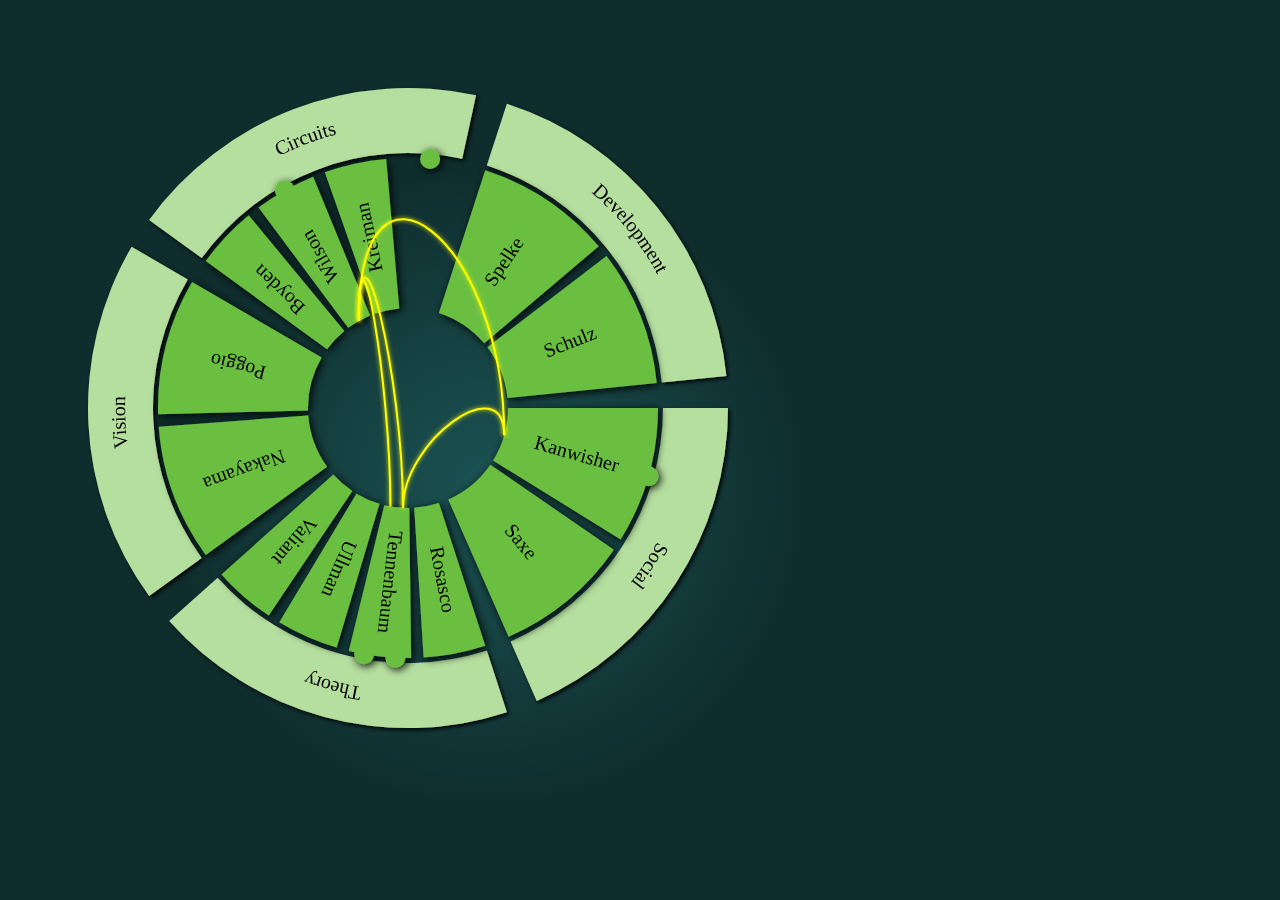
<file: collaborations.html>
<html><!DOCTYPE HTML><head><link href="default.css" type="text/css" rel="stylesheet"><script src="http://code.jquery.com/jquery-2.1.4.min.js"></script></head><body><div class="main-figure"><?xml version="1.0" encoding="UTF-8"?>
<!DOCTYPE svg PUBLIC "-//W3C//DTD SVG 1.1//EN"
    "http://www.w3.org/Graphics/SVG/1.1/DTD/svg11.dtd"><svg xmlns="http://www.w3.org/2000/svg" height="800" width="800" xmlns:xlink="http://www.w3.org/1999/xlink" version="1.11.1"><g transform="translate(400.0,400.0)"><defs><radialGradient cy="0.6" r="0.4" id="bkgndGradient" cx="0.6"><stop offset="0%" stop-color="#1b5354"/><stop offset="100%" stop-color="#0f2d2d"/></radialGradient></defs><rect height="800.0" width="800.0" fill="url(#bkgndGradient)" x="-400.0" y="-400.0"/><defs><filter height="200%" width="200%" id="shadowFiltX2.0Y2.0B2.0Cblack" x="-0.5" y="-0.5"><feOffset dx="2.0" dy="2.0" result="offOut" in="SourceAlpha"/><feFlood flood-color="black" result="floodOut" flood-opacity="1"/><feGaussianBlur stdDeviation="2.0" result="blurOut" in="offOut"/><feComposite operator="in" result="shadowOut" in="floodOut" in2="blurOut"/><feBlend mode="normal" in="SourceGraphic" in2="shadowOut"/></filter></defs><g filter="url(#shadowFiltX2.0Y2.0B2.0Cblack)"><g stroke="node" fill="hsl(100,50%,75%)"><path d="M-206.29933356561162 -149.88523933458063 L -258.88543819998324 -188.09128073359136 A 320.0 320.0 0 0 1 68.00831203161411 -312.6897335932387  L 54.1941236501925 -249.1746314571121A 255.0 255.0 0 0 0 -206.29933356561162 -149.88523933458063"/></g><g><defs><path d="M-283.85347205132086 -45.64489461495108 A 287.5 287.5 0 0 1 181.45637431527143 -223.00187044138463" id="Radius287.5Theta4.3482297150257105"/></defs><use fill="none" xlink:href="#Radius287.5Theta4.3482297150257105"/><text font-size="20" font-family="Verdana" text-anchor="middle"><textPath dominant-baseline="middle" startOffset="50%" xlink:href="#Radius287.5Theta4.3482297150257105">Circuits</textPath></text></g><g stroke="node" fill="hsl(100,50%,75%)"><path d="M78.79933356561155 -242.51941165526418 L 98.88543819998311 -304.33808521444917 A 320.0 320.0 0 0 1 318.4013328889683 -31.946693326984974  L 253.72606214589658 -25.45752124494115A 255.0 255.0 0 0 0 78.79933356561155 -242.51941165526418"/></g><g><defs><path d="M-44.30467231703756 -284.0657424098864 A 287.5 287.5 0 0 1 268.16048543036703 103.66389947204333" id="Radius287.5Theta5.604866776461628"/></defs><use fill="none" xlink:href="#Radius287.5Theta5.604866776461628"/><text font-size="20" font-family="Verdana" text-anchor="middle"><textPath dominant-baseline="middle" startOffset="50%" xlink:href="#Radius287.5Theta5.604866776461628">Development</textPath></text></g><g stroke="node" fill="hsl(100,50%,75%)"><path d="M255.0 0.0 L 320.0 0.0 A 320.0 320.0 0 0 1 128.7745337570381 292.94559128899255  L 102.61720658763974 233.44101805841592A 255.0 255.0 0 0 0 255.0 0.0"/></g><g><defs><path d="M256.4716786989651 -129.91738923383124 A 287.5 287.5 0 0 1 -15.724079879633688 287.0696837214597" id="Radius287.5Theta0.5783185307179586"/></defs><use fill="none" xlink:href="#Radius287.5Theta0.5783185307179586"/><text font-size="20" font-family="Verdana" text-anchor="middle"><textPath dominant-baseline="middle" startOffset="50%" xlink:href="#Radius287.5Theta0.5783185307179586">Social</textPath></text></g><g stroke="node" fill="hsl(100,50%,75%)"><path d="M78.7993335656116 242.51941165526415 L 98.88543819998318 304.3380852144491 A 320.0 320.0 0 0 1 -238.81429414169799 212.99702559801756  L -190.3051406441656 169.73200477342024A 255.0 255.0 0 0 0 78.7993335656116 242.51941165526415"/></g><g><defs><path d="M202.81288690474048 203.77238013372897 A 287.5 287.5 0 0 1 -277.878501237799 73.75492220750112" id="Radius287.5Theta1.8349555921538758"/></defs><use fill="none" xlink:href="#Radius287.5Theta1.8349555921538758"/><text font-size="20" font-family="Verdana" text-anchor="middle"><textPath dominant-baseline="middle" startOffset="50%" xlink:href="#Radius287.5Theta1.8349555921538758">Theory</textPath></text></g><g stroke="node" fill="hsl(100,50%,75%)"><path d="M-206.29933356561156 149.8852393345807 L -258.8854381999831 188.09128073359145 A 320.0 320.0 0 0 1 -276.3698845359223 -161.30618996678638  L -220.23225173956308 -128.5408701297829A 255.0 255.0 0 0 0 -206.29933356561156 149.8852393345807"/></g><g><defs><path d="M-131.12642123534712 255.8556461249396 A 287.5 287.5 0 0 1 -156.01427862820586 -241.48663495961955" id="Radius287.5Theta3.0915926535897933"/></defs><use fill="none" xlink:href="#Radius287.5Theta3.0915926535897933"/><text font-size="20" font-family="Verdana" text-anchor="middle"><textPath dominant-baseline="middle" startOffset="50%" xlink:href="#Radius287.5Theta3.0915926535897933">Vision</textPath></text></g></g><defs><filter height="200%" width="200%" id="shadowFiltX2.0Y2.0B4.0Cblack" x="-0.5" y="-0.5"><feOffset dx="2.0" dy="2.0" result="offOut" in="SourceAlpha"/><feFlood flood-color="black" result="floodOut" flood-opacity="1"/><feGaussianBlur stdDeviation="4.0" result="blurOut" in="offOut"/><feComposite operator="in" result="shadowOut" in="floodOut" in2="blurOut"/><feBlend mode="normal" in="SourceGraphic" in2="shadowOut"/></filter></defs><g filter="url(#shadowFiltX2.0Y2.0B4.0Cblack)"><g stroke="none" fill="hsl(100,50%,50%)"><path d="M-80.90169943749476 -58.7785252292473 L -202.2542485937369 -146.94631307311826 A 250.0 250.0 0 0 1 -159.29206436707116 -192.6811828634983  L -63.71682574682846 -77.07247314539931A 100.0 100.0 0 0 0 -80.90169943749476 -58.7785252292473"/></g><g><defs><path d="M-72.88550328571452 -68.46680517439161 L -182.21375821428632 -171.16701293597902" id="Radius175.0Theta3.8957408169872414"/></defs><use fill="none" xlink:href="#Radius175.0Theta3.8957408169872414"/><text font-size="20" font-family="Verdana" text-anchor="middle"><textPath dominant-baseline="middle" startOffset="50%" xlink:href="#Radius175.0Theta3.8957408169872414">Boyden</textPath></text></g><g stroke="none" fill="hsl(100,50%,50%)"><path d="M100.0 0.0 L 250.0 0.0 A 250.0 250.0 0 0 1 212.69631933673858 131.37836861753206  L 85.07852773469543 52.551347447012816A 100.0 100.0 0 0 0 100.0 0.0"/></g><g><defs><path d="M96.19733045534461 27.314348120817904 L 240.4933261383615 68.28587030204476" id="Radius175.0Theta0.2766592653589793"/></defs><use fill="none" xlink:href="#Radius175.0Theta0.2766592653589793"/><text font-size="20" font-family="Verdana" text-anchor="middle"><textPath dominant-baseline="middle" startOffset="50%" xlink:href="#Radius175.0Theta0.2766592653589793">Kanwisher</textPath></text></g><g stroke="none" fill="hsl(100,50%,50%)"><path d="M-33.26943678687706 -94.30347064601594 L -83.17359196719265 -235.75867661503986 A 250.0 250.0 0 0 1 -21.847097272196716 -249.04357920006527  L -8.738838908878686 -99.6174316800261A 100.0 100.0 0 0 0 -33.26943678687706 -94.30347064601594"/></g><g><defs><path d="M-21.171522198472182 -97.73313996695082 L -52.92880549618045 -244.33284991737705" id="Radius175.0Theta4.4990593477052006"/></defs><use fill="none" xlink:href="#Radius175.0Theta4.4990593477052006"/><text font-size="20" font-family="Verdana" text-anchor="middle"><textPath dominant-baseline="middle" startOffset="50%" xlink:href="#Radius175.0Theta4.4990593477052006">Kreiman</textPath></text></g><g stroke="none" fill="hsl(100,50%,50%)"><path d="M-80.90169943749473 58.77852522924732 L -202.25424859373683 146.94631307311832 A 250.0 250.0 0 0 1 -249.29720452805185 18.73242681818566  L -99.71888181122074 7.4929707272742645A 100.0 100.0 0 0 0 -80.90169943749473 58.77852522924732"/></g><g><defs><path d="M-93.88024615327588 34.44560033154206 L -234.70061538318967 86.11400082885515" id="Radius175.0Theta2.7899333882308137"/></defs><use fill="none" xlink:href="#Radius175.0Theta2.7899333882308137"/><text font-size="20" font-family="Verdana" text-anchor="middle"><textPath dominant-baseline="middle" startOffset="50%" xlink:href="#Radius175.0Theta2.7899333882308137">Nakayama</textPath></text></g><g stroke="none" fill="hsl(100,50%,50%)"><path d="M-99.96875162757026 2.4997395914712364 L -249.92187906892565 6.249348978678091 A 250.0 250.0 0 0 1 -215.91397229368937 -126.02046091155175  L -86.36558891747575 -50.4081843646207A 100.0 100.0 0 0 0 -99.96875162757026 2.4997395914712364"/></g><g><defs><path d="M-96.85005792938482 -24.901130076259683 L -242.12514482346202 -62.25282519064921" id="Radius175.0Theta3.3932519189487724"/></defs><use fill="none" xlink:href="#Radius175.0Theta3.3932519189487724"/><text font-size="20" font-family="Verdana" text-anchor="middle"><textPath dominant-baseline="middle" startOffset="50%" xlink:href="#Radius175.0Theta3.3932519189487724">Poggio</textPath></text></g><g stroke="none" fill="hsl(100,50%,50%)"><path d="M30.901699437494745 95.10565162951535 L 77.25424859373686 237.76412907378838 A 250.0 250.0 0 0 1 15.614829460595066 249.51187767502478  L 6.245931784238026 99.80475107000991A 100.0 100.0 0 0 0 30.901699437494745 95.10565162951535"/></g><g><defs><path d="M18.72183244862473 98.23183287389898 L 46.804581121561824 245.57958218474747" id="Radius175.0Theta1.382466694115407"/></defs><use fill="none" xlink:href="#Radius175.0Theta1.382466694115407"/><text font-size="20" font-family="Verdana" text-anchor="middle"><textPath dominant-baseline="middle" startOffset="50%" xlink:href="#Radius175.0Theta1.382466694115407">Rosasco</textPath></text></g><g stroke="none" fill="hsl(100,50%,50%)"><path d="M82.34572903959092 56.737826085762855 L 205.8643225989773 141.84456521440714 A 250.0 250.0 0 0 1 100.60510449768601 228.8637431945254  L 40.24204179907441 91.54549727781016A 100.0 100.0 0 0 0 82.34572903959092 56.737826085762855"/></g><g><defs><path d="M63.716825746828455 77.07247314539931 L 159.29206436707113 192.6811828634983" id="Radius175.0Theta0.8799777960769379"/></defs><use fill="none" xlink:href="#Radius175.0Theta0.8799777960769379"/><text font-size="20" font-family="Verdana" text-anchor="middle"><textPath dominant-baseline="middle" startOffset="50%" xlink:href="#Radius175.0Theta0.8799777960769379">Saxe</textPath></text></g><g stroke="none" fill="hsl(100,50%,50%)"><path d="M79.40710890671409 -60.782489707787136 L 198.51777226678522 -151.95622426946784 A 250.0 250.0 0 0 1 248.75104131950644 -24.95835416170701  L 99.50041652780259 -9.983341664682804A 100.0 100.0 0 0 0 79.40710890671409 -60.782489707787136"/></g><g><defs><path d="M92.98985979531244 -36.781598323728886 L 232.47464948828107 -91.95399580932222" id="Radius175.0Theta5.906526041820607"/></defs><use fill="none" xlink:href="#Radius175.0Theta5.906526041820607"/><text font-size="20" font-family="Verdana" text-anchor="middle"><textPath dominant-baseline="middle" startOffset="50%" xlink:href="#Radius175.0Theta5.906526041820607">Schulz</textPath></text></g><g stroke="none" fill="hsl(100,50%,50%)"><path d="M30.901699437494724 -95.10565162951536 L 77.2542485937368 -237.7641290737884 A 250.0 250.0 0 0 1 190.67503088998365 -161.6880719011263  L 76.27001235599346 -64.67522876045052A 100.0 100.0 0 0 0 30.901699437494724 -95.10565162951536"/></g><g><defs><path d="M55.704098692862345 -83.04850022014757 L 139.26024673215588 -207.62125055036893" id="Radius175.0Theta5.303207511102649"/></defs><use fill="none" xlink:href="#Radius175.0Theta5.303207511102649"/><text font-size="20" font-family="Verdana" text-anchor="middle"><textPath dominant-baseline="middle" startOffset="50%" xlink:href="#Radius175.0Theta5.303207511102649">Spelke</textPath></text></g><g stroke="none" fill="hsl(100,50%,50%)"><path d="M1.2499674481709806 99.99218760172474 L 3.1249186204274517 249.98046900431183 A 250.0 250.0 0 0 1 -59.221476257877626 242.88436909327376  L -23.68859050315105 97.15374763730951A 100.0 100.0 0 0 0 1.2499674481709806 99.99218760172474"/></g><g><defs><path d="M-11.308719490232665 99.35850674950399 L -28.27179872558166 248.39626687376" id="Radius175.0Theta1.6841259594743863"/></defs><use fill="none" xlink:href="#Radius175.0Theta1.6841259594743863"/><text font-size="20" font-family="Verdana" text-anchor="middle"><textPath dominant-baseline="middle" startOffset="50%" xlink:href="#Radius175.0Theta1.6841259594743863">Tennenbaum</textPath></text></g><g stroke="none" fill="hsl(100,50%,50%)"><path d="M-28.514649531857692 95.84839467656894 L -71.28662382964424 239.62098669142233 A 250.0 250.0 0 0 1 -128.70947006096108 214.32188949481235  L -51.48378802438444 85.72875579792493A 100.0 100.0 0 0 0 -28.514649531857692 95.84839467656894"/></g><g><defs><path d="M-40.3179770774593 91.51207966373327 L -100.79494269364825 228.7801991593332" id="Radius175.0Theta1.9857852248333656"/></defs><use fill="none" xlink:href="#Radius175.0Theta1.9857852248333656"/><text font-size="20" font-family="Verdana" text-anchor="middle"><textPath dominant-baseline="middle" startOffset="50%" xlink:href="#Radius175.0Theta1.9857852248333656">Ullman</textPath></text></g><g stroke="none" fill="hsl(100,50%,50%)"><path d="M-55.704098692862324 83.04850022014759 L -139.26024673215582 207.62125055036898 A 250.0 250.0 0 0 1 -186.57366729820154 166.4039262484512  L -74.62946691928062 66.56157049938048A 100.0 100.0 0 0 0 -55.704098692862324 83.04850022014759"/></g><g><defs><path d="M-65.68610427021892 75.40116514883526 L -164.21526067554728 188.50291287208816" id="Radius175.0Theta2.2874444901923447"/></defs><use fill="none" xlink:href="#Radius175.0Theta2.2874444901923447"/><text font-size="20" font-family="Verdana" text-anchor="middle"><textPath dominant-baseline="middle" startOffset="50%" xlink:href="#Radius175.0Theta2.2874444901923447">Valiant</textPath></text></g><g stroke="none" fill="hsl(100,50%,50%)"><path d="M-59.78517812474191 -80.16066664264264 L -149.46294531185478 -200.4016666066066 A 250.0 250.0 0 0 1 -94.8526694407927 -231.30709262786496  L -37.94106777631708 -92.52283705114598A 100.0 100.0 0 0 0 -59.78517812474191 -80.16066664264264"/></g><g><defs><path d="M-49.25251870494321 -87.02981903473786 L -123.13129676235802 -217.57454758684463" id="Radius175.0Theta4.1974000823462205"/></defs><use fill="none" xlink:href="#Radius175.0Theta4.1974000823462205"/><text font-size="20" font-family="Verdana" text-anchor="middle"><textPath dominant-baseline="middle" startOffset="50%" xlink:href="#Radius175.0Theta4.1974000823462205">Wilson</textPath></text></g><circle fill="hsl(100,50%,50%)" cy="68.28587030204476" r="10" cx="240.4933261383615"/><circle fill="hsl(100,50%,50%)" cy="-249.02536842915012" r="10" cx="22.053704421843427"/><circle fill="hsl(100,50%,50%)" cy="-217.57454758684463" r="10" cx="-123.13129676235802"/><circle fill="hsl(100,50%,50%)" cy="249.6823605726817" r="10" cx="-12.598365721527589"/><circle fill="hsl(100,50%,50%)" cy="246.12727693996365" r="10" cx="-43.83336110907351"/></g><g id="12935779123416020786" class="collabLine"><defs><filter height="200%" width="200%" id="shadowFiltX0.0Y0.0B2.0Cyellow" x="-0.5" y="-0.5"><feOffset dx="0.0" dy="0.0" result="offOut" in="SourceAlpha"/><feFlood flood-color="yellow" result="floodOut" flood-opacity="1"/><feGaussianBlur stdDeviation="2.0" result="blurOut" in="offOut"/><feComposite operator="in" result="shadowOut" in="floodOut" in2="blurOut"/><feBlend mode="normal" in="SourceGraphic" in2="shadowOut"/></filter></defs><path d="M-17.533344443629403 98.45091077598546 c 0.0 -122.51796532660447, -31.71917426131381 -307.9986951373278, -31.71917426131381 -185.48072981072332" stroke="yellow" stroke-width="2" fill="none" filter="url(#shadowFiltX0.0Y0.0B2.0Cyellow)"/><path d="M-17.533344443629403 98.45091077598546 c 0.0 -122.51796532660447, -31.71917426131381 -307.9986951373278, -31.71917426131381 -185.48072981072332" stroke="rgba(0,0,0,0)" stroke-width="5" fill="none"/></g><g id="10230642395729365443" class="collabLine"><defs><filter height="200%" width="200%" id="shadowFiltX0.0Y0.0B2.0Cyellow" x="-0.5" y="-0.5"><feOffset dx="0.0" dy="0.0" result="offOut" in="SourceAlpha"/><feFlood flood-color="yellow" result="floodOut" flood-opacity="1"/><feGaussianBlur stdDeviation="2.0" result="blurOut" in="offOut"/><feComposite operator="in" result="shadowOut" in="floodOut" in2="blurOut"/><feBlend mode="normal" in="SourceGraphic" in2="shadowOut"/></filter></defs><path d="M96.19733045534461 27.314348120817904 c 0.0 -196.03704084936206, -145.44984916028784 -310.3812080049178, -145.44984916028784 -114.34416715555577" stroke="yellow" stroke-width="2" fill="none" filter="url(#shadowFiltX0.0Y0.0B2.0Cyellow)"/><path d="M96.19733045534461 27.314348120817904 c 0.0 -196.03704084936206, -145.44984916028784 -310.3812080049178, -145.44984916028784 -114.34416715555577" stroke="rgba(0,0,0,0)" stroke-width="5" fill="none"/></g><g id="10230642395729365443" class="collabLine"><defs><filter height="200%" width="200%" id="shadowFiltX0.0Y0.0B2.0Cyellow" x="-0.5" y="-0.5"><feOffset dx="0.0" dy="0.0" result="offOut" in="SourceAlpha"/><feFlood flood-color="yellow" result="floodOut" flood-opacity="1"/><feGaussianBlur stdDeviation="2.0" result="blurOut" in="offOut"/><feComposite operator="in" result="shadowOut" in="floodOut" in2="blurOut"/><feBlend mode="normal" in="SourceGraphic" in2="shadowOut"/></filter></defs><path d="M96.19733045534461 27.314348120817904 c 0.0 -67.2275938887831, -101.23667674395566 5.331002219471685, -101.23667674395566 72.55859610825479" stroke="yellow" stroke-width="2" fill="none" filter="url(#shadowFiltX0.0Y0.0B2.0Cyellow)"/><path d="M96.19733045534461 27.314348120817904 c 0.0 -67.2275938887831, -101.23667674395566 5.331002219471685, -101.23667674395566 72.55859610825479" stroke="rgba(0,0,0,0)" stroke-width="5" fill="none"/></g><g id="10230642395729365443" class="collabLine"><defs><filter height="200%" width="200%" id="shadowFiltX0.0Y0.0B2.0Cyellow" x="-0.5" y="-0.5"><feOffset dx="0.0" dy="0.0" result="offOut" in="SourceAlpha"/><feFlood flood-color="yellow" result="floodOut" flood-opacity="1"/><feGaussianBlur stdDeviation="2.0" result="blurOut" in="offOut"/><feComposite operator="in" result="shadowOut" in="floodOut" in2="blurOut"/><feBlend mode="normal" in="SourceGraphic" in2="shadowOut"/></filter></defs><path d="M-5.039346288611036 99.87294422907269 c 0.0 -128.80944696057895, -44.21317241633218 -315.7122102243895, -44.21317241633218 -186.90276326381053" stroke="yellow" stroke-width="2" fill="none" filter="url(#shadowFiltX0.0Y0.0B2.0Cyellow)"/><path d="M-5.039346288611036 99.87294422907269 c 0.0 -128.80944696057895, -44.21317241633218 -315.7122102243895, -44.21317241633218 -186.90276326381053" stroke="rgba(0,0,0,0)" stroke-width="5" fill="none"/></g></g></svg></div><div id="12935779123416020786" class="synopsis"><table><tr><td class="field">Project name:</td><td class="val">Topology of hippocampal representations</td></tr><tr><td class="field">Members:</td><td class="val">Hector PenagosSamuel Gershman</td></tr></table></div><div id="10230642395729365443" class="synopsis"><table><tr><td class="field">Project name:</td><td class="val">test</td></tr><tr><td class="field">Members:</td><td class="val">Hector PenagosBen DeenIlker Yildirim</td></tr></table></div><script src="collab.js"></script></body></html>
</file>
<file: default.css>
body {
    background-color: #0f2d2d;
}

.collabLine path:hover {
    stroke: white;

}

.main-figure {
    float: left;
}

.synopsis {
    float: left;
    background-color: rgba(0,0,0,0.25);
    border-radius: 10px;
}

.synopsis table tr {
    font-size: 14pt;
    color: white;
}

.field {
    text-align: right;
}
</file>
